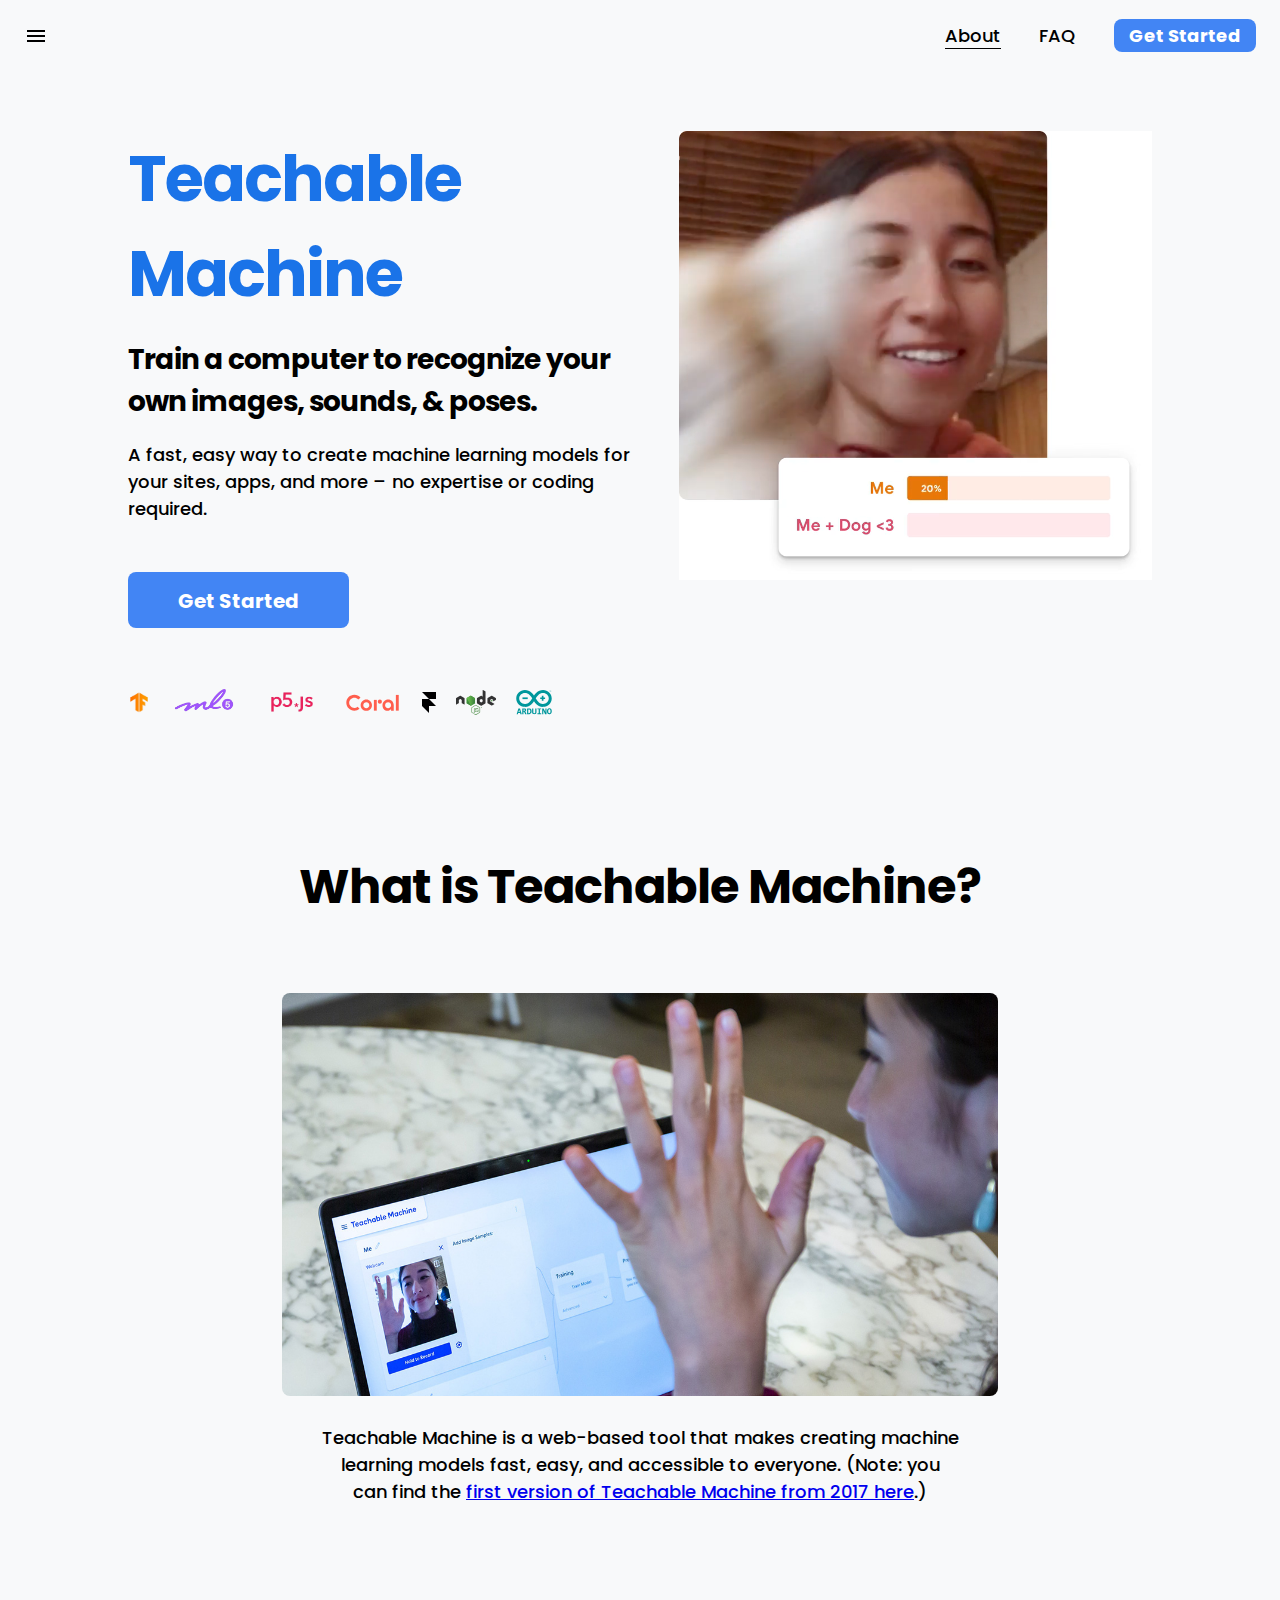
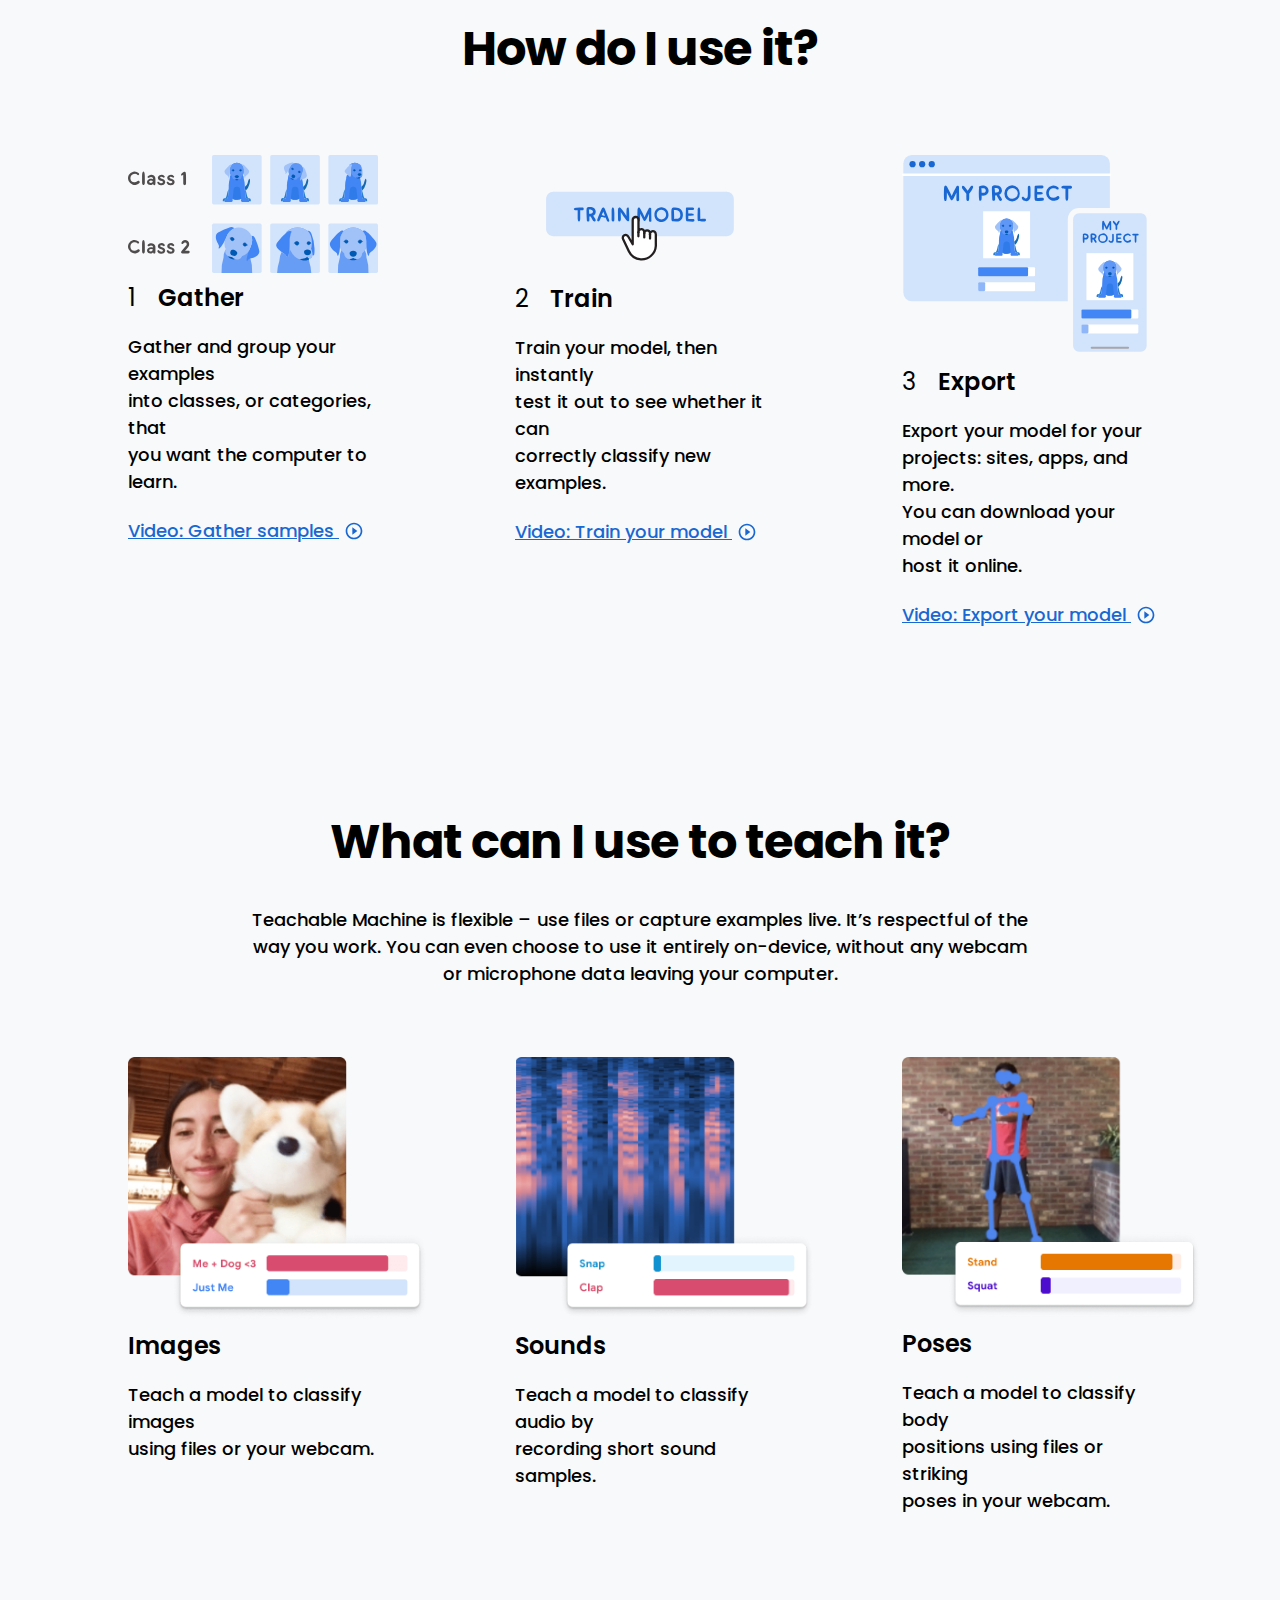
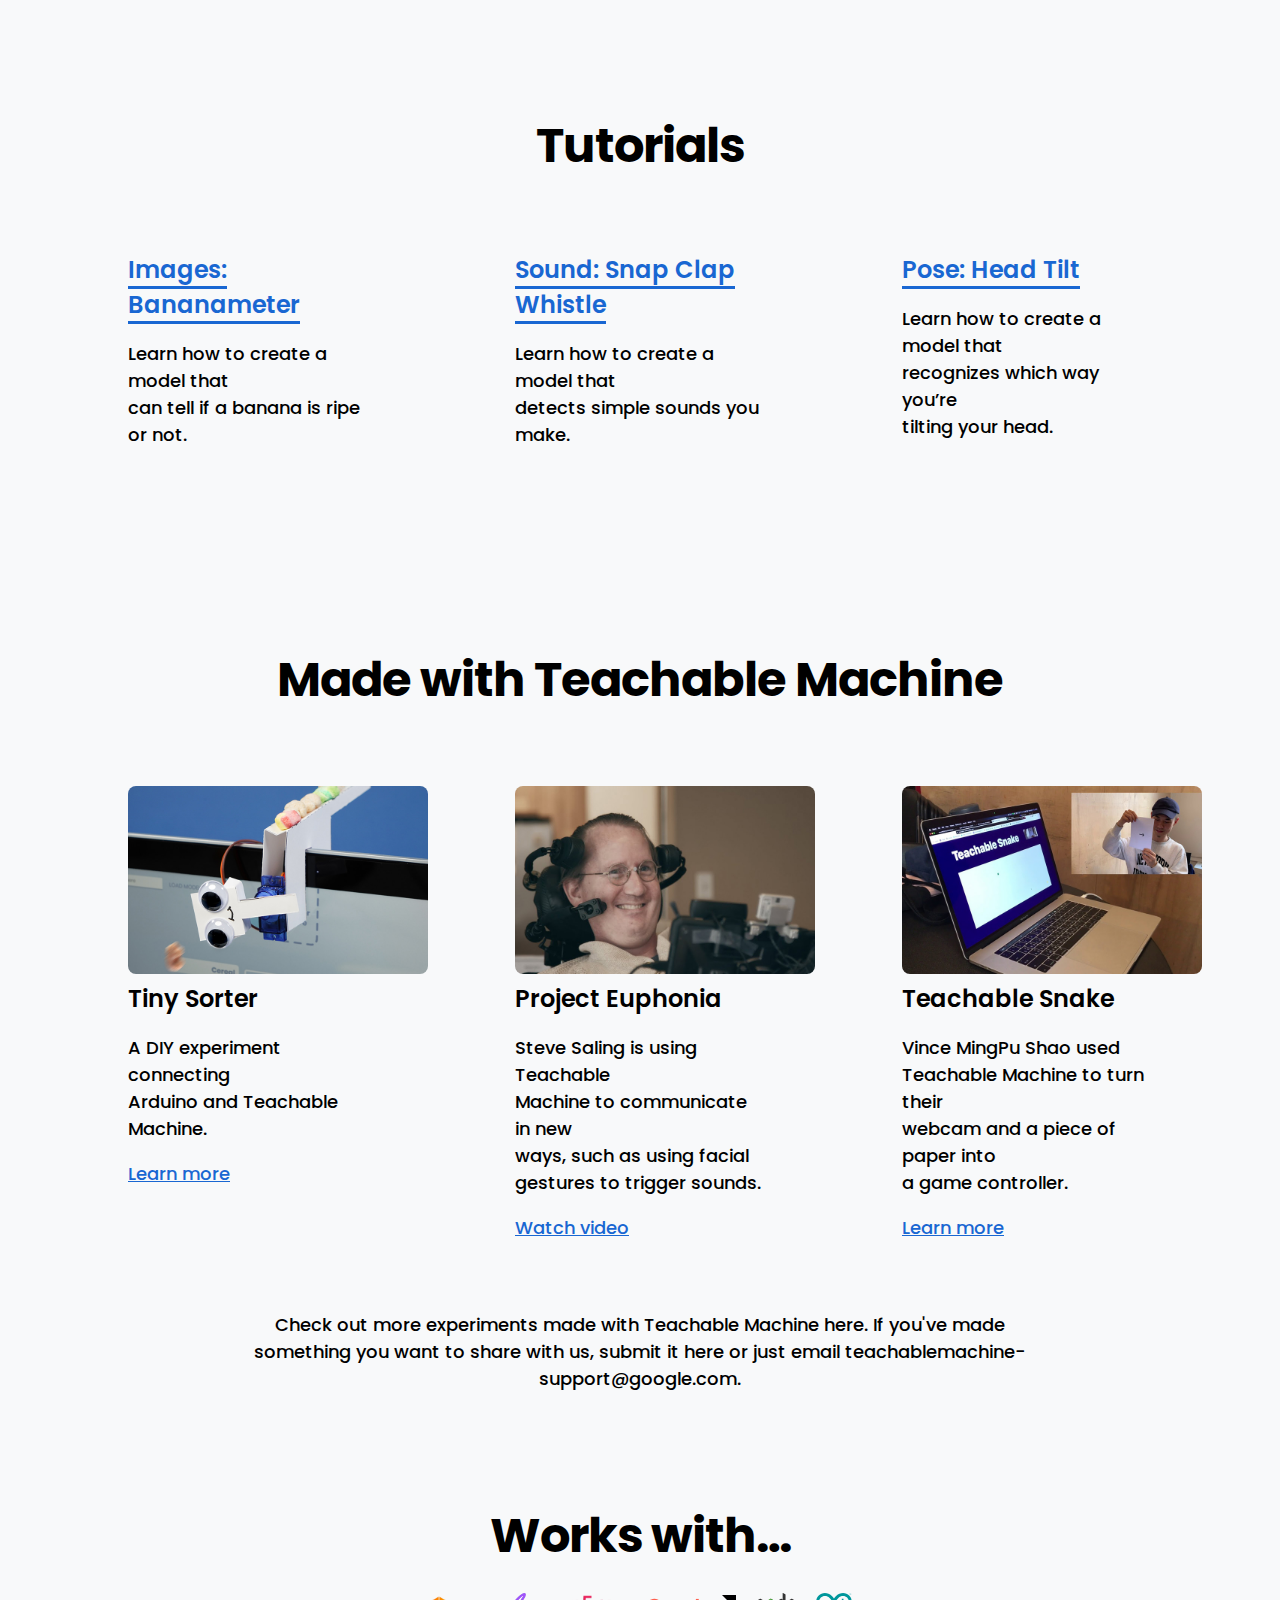
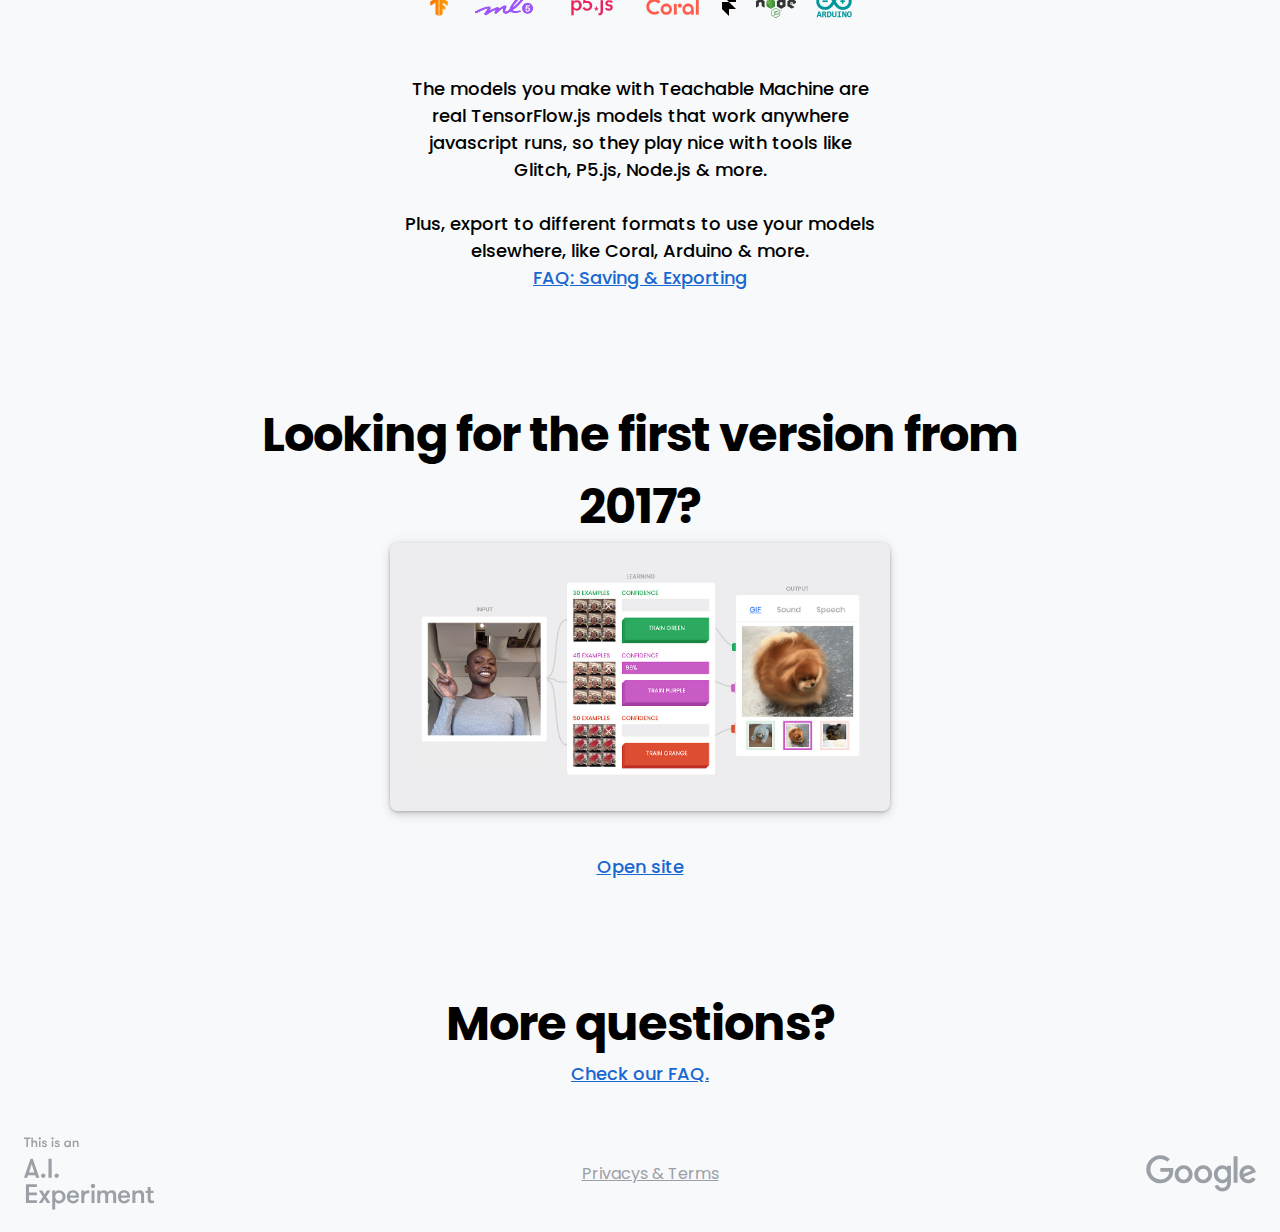
<file: index.html>
<!DOCTYPE html>
<html lang="en">

<head>
    <meta charset="UTF-8">
    <meta name="viewport" content="width=device-width, initial-scale=1.0">
    <title>Teachable Machine</title>
    <link rel="stylesheet" href="./folder/style.css">
</head>

<body>

    <!-- navbar section -->
    <header>
        <svg id="hamburger-menu-icon" width="24" height="24" viewBox="0 0 24 24" fill="none"
            xmlns="http://www.w3.org/2000/svg">
            <path fill-rule="evenodd" clip-rule="evenodd" d="M3 8V6H21V8H3ZM3 13H21V11H3V13ZM3 18H21V16H3V18Z"
                fill="black"></path>
        </svg>
        <nav>
            <ul>
                <li><a href="/" class="active">About</a></li>
                <li><a href="/">FAQ</a></li>
                <li><a href="./folder/train.html" class="btn">Get Started</a></li>
            </ul>
        </nav>
    </header>

    <!-- hero section -->
    <main class="container">
        <div class="hero-container">
            <div class="hero-content">
                <h1 class="hero-h1">Teachable Machine</h1>
                <h2 class="hero-h2">Train a computer to recognize your<br> own images, sounds, & poses.</h2>

                <p class="hero-p">A fast, easy way to create machine learning models for<br> your sites, apps, and more
                    – no expertise or
                    coding<br> required.</p>
                <button class="hero-btn" onclick="window.location.href='./folder/train.html'">Get Started</button>
                <div class="icon-holder">
                    <a href="">
                        <img src="./images/tensorFlow.png" alt="tensorFlow" width="22">
                    </a>

                    <a href="">
                        <img src="./images/ml5.png" alt="ml5" width="68">
                    </a>

                    <a href="">
                        <img src="./images/p5js.png" alt="p5js" width="68">
                    </a>

                    <a href="">
                        <img src="./images/coral.svg" alt="coral">
                    </a>

                    <a href="">
                        <img src="./images/arrow.svg" alt="arrow">
                    </a>

                    <a href="">
                        <img src="./images/node.svg" alt="node">
                    </a>


                    <a href="">
                        <img src="./images/aurdiono.svg" alt="aurdiono">
                    </a>
                </div>
            </div>
            <div class="hero-video">
                <video src="./video/prediction.mp4" loop autoplay muted></video>
            </div>
        </div>
    </main>

    <!--create section what is teachable  -->

    <section class="container section-container">
        <h2 class="section-h2">What is Teachable Machine?</h2>
        <div class="section-image">
            <img src="./images/poster.jpg" alt="">
        </div>
        <p class="section-p">
            Teachable Machine is a web-based tool that makes creating machine<br> learning models fast, easy, and
            accessible to everyone. (Note: you<br> can find the <a href="/">first version of Teachable Machine from 2017
                here</a>.)
        </p>
    </section>

    <!-- create section How do I use it? -->
    <section class="container section-container">
        <h2 class="section-h2">How do I use it?</h2>
        <div class="card-container">
            <div class="card">
                <img src="./images/collect.svg" alt="">
                <h3 class="card-h3">
                    <span class="card-span">1</span>
                    Gather
                </h3>
                <p class="card-p">
                    Gather and group your examples<br>
                    into classes, or categories, that<br>
                    you want the computer to learn.
                </p>
                <a href="/" class="card-a">
                    Video: Gather samples
                    <svg width="24" height="24" viewBox="0 0 24 24" fill="none" xmlns="http://www.w3.org/2000/svg">
                        <title>play icon</title>
                        <path fill-rule="evenodd" clip-rule="evenodd"
                            d="M12 2C6.48 2 2 6.48 2 12C2 17.52 6.48 22 12 22C17.52 22 22 17.52 22 12C22 6.48 17.52 2 12 2ZM10 16.5L16 12L10 7.5V16.5ZM4 12C4 16.41 7.59 20 12 20C16.41 20 20 16.41 20 12C20 7.59 16.41 4 12 4C7.59 4 4 7.59 4 12Z"
                            fill="#1967D2"></path>
                    </svg>
                </a>
            </div>

            <div class="card">
                <img src="./images/train.svg" alt="">
                <h3 class="card-h3">
                    <span class="card-span">2</span>
                    Train
                </h3>
                <p class="card-p">
                    Train your model, then instantly<br> test it out to see whether it can<br> correctly classify new
                    examples.
                </p>
                <a href="/" class="card-a">
                    Video: Train your model
                    <svg width="24" height="24" viewBox="0 0 24 24" fill="none" xmlns="http://www.w3.org/2000/svg">
                        <title>play icon</title>
                        <path fill-rule="evenodd" clip-rule="evenodd"
                            d="M12 2C6.48 2 2 6.48 2 12C2 17.52 6.48 22 12 22C17.52 22 22 17.52 22 12C22 6.48 17.52 2 12 2ZM10 16.5L16 12L10 7.5V16.5ZM4 12C4 16.41 7.59 20 12 20C16.41 20 20 16.41 20 12C20 7.59 16.41 4 12 4C7.59 4 4 7.59 4 12Z"
                            fill="#1967D2"></path>
                    </svg>
                </a>
            </div>

            <div class="card">
                <img src="./images/export.svg" alt="">
                <h3 class="card-h3">
                    <span class="card-span">3</span>
                    Export
                </h3>
                <p class="card-p">
                    Export your model for your<br> projects: sites, apps, and more.<br> You can download your model
                    or<br> host it online.
                </p>
                <a href="/" class="card-a">
                    Video: Export your model
                    <svg width="24" height="24" viewBox="0 0 24 24" fill="none" xmlns="http://www.w3.org/2000/svg">
                        <title>play icon</title>
                        <path fill-rule="evenodd" clip-rule="evenodd"
                            d="M12 2C6.48 2 2 6.48 2 12C2 17.52 6.48 22 12 22C17.52 22 22 17.52 22 12C22 6.48 17.52 2 12 2ZM10 16.5L16 12L10 7.5V16.5ZM4 12C4 16.41 7.59 20 12 20C16.41 20 20 16.41 20 12C20 7.59 16.41 4 12 4C7.59 4 4 7.59 4 12Z"
                            fill="#1967D2"></path>
                    </svg>
                </a>

            </div>

        </div>

    </section>

    <!-- create section What can I use to teach it? -->
    <section class="container section-container">
        <h2 class="section-h2">What can I use to teach it?</h2>
        <p class="section-p">
            Teachable Machine is flexible – use files or capture examples live. It’s respectful of the<br>
            way you work. You can even choose to use it entirely on-device, without any webcam<br>
            or microphone data leaving your computer.
        </p>
        <div class="card-container">
            <div class="card">
                <img src="./images/teach-images.png" width="300" alt="">
                <h3 class="card-h3">
                    Images
                </h3>
                <p class="card-p">
                    Teach a model to classify images<br>
                    using files or your webcam.
                </p>
            </div>

            <div class="card">
                <img src="./images/teach-sounds.png" width="300" alt="">
                <h3 class="card-h3">
                    Sounds
                </h3>
                <p class="card-p">
                    Teach a model to classify audio by<br>
                    recording short sound samples.
                </p>
            </div>

            <div class="card">
                <img src="./images/teach-poses.png" width="300" alt="">
                <h3 class="card-h3">
                    Poses
                </h3>
                <p class="card-p">
                    Teach a model to classify body<br>
                    positions using files or striking<br>
                    poses in your webcam.
                </p>
            </div>
        </div>
    </section>

    <!-- create section tutorial -->
    <section class="container section-container">
        <h2 class="section-h2">Tutorials</h2>
        <div class="card-container">
            <div class="card">
                <h3 class="card-h3">
                    <a>Images: Bananameter</a>
                </h3>
                <p class="card-p">
                    Learn how to create a model that<br>
                    can tell if a banana is ripe or not.
                </p>
            </div>

            <div class="card">
                <h3 class="card-h3">
                    <a>Sound: Snap Clap Whistle</a>
                </h3>
                <p class="card-p">
                    Learn how to create a model that<br>
                    detects simple sounds you make.
                </p>
            </div>

            <div class="card">
                <h3 class="card-h3">
                    <a>Pose: Head Tilt</a>
                </h3>
                <p class="card-p">
                    Learn how to create a model that<br>
                    recognizes which way you’re<br>
                    tilting your head.
                </p>
            </div>
        </div>
    </section>


    <!-- create section Made with Teachable Machine -->
    <section class="container section-container">
        <h2 class="section-h2">Made with Teachable Machine</h2>

        <div class="card-container">
            <div class="card">
                <img src="./images/sorter.jpg" style="border-radius: 8px;" width="300" alt="">
                <h3 class="card-h3">
                    Tiny Sorter
                </h3>
                <p class="card-p">
                    A DIY experiment connecting<br>
                    Arduino and Teachable Machine.
                </p>
                <a href="/" class="card-a">
                    Learn more
                </a>
            </div>

            <div class="card">
                <img src="./images/euphonia.jpg" style="border-radius: 8px;" width="300" alt="">
                <h3 class="card-h3">
                    Project Euphonia
                </h3>
                <p class="card-p">
                    Steve Saling is using Teachable<br> Machine to communicate in new<br> ways, such as using facial<br>
                    gestures to trigger sounds.
                </p>
                <a href="/" class="card-a">
                    Watch video
                </a>
            </div>


            <div class="card">
                <img src="./images/snake.jpg" style="border-radius: 8px;" width="300" alt="">
                <h3 class="card-h3">
                    Teachable Snake
                </h3>
                <p class="card-p">
                    Vince MingPu Shao used<br>
                    Teachable Machine to turn their<br> webcam and a piece of paper into<br> a game controller.
                </p>
                <a href="/" class="card-a">
                    Learn more
                </a>
            </div>


        </div>

        <p class="section-p">
            Check out more experiments made with Teachable Machine here. If you've made<br>
            something you want to share with us, submit it here or just email teachablemachine-<br>
            support@google.com.
        </p>
    </section>

    <!-- create section Works with… -->
    <section class="container section-container">
        <h2 class="section-h2">Works with…</h2>
        <div class="icon-holder-1">
            <a href="">
                <img src="./images/tensorFlow.png" alt="tensorFlow" width="22">
            </a>

            <a href="">
                <img src="./images/ml5.png" alt="ml5" width="68">
            </a>

            <a href="">
                <img src="./images/p5js.png" alt="p5js" width="68">
            </a>

            <a href="">
                <img src="./images/coral.svg" alt="coral">
            </a>

            <a href="">
                <img src="./images/arrow.svg" alt="arrow">
            </a>

            <a href="">
                <img src="./images/node.svg" alt="node">
            </a>


            <a href="">
                <img src="./images/aurdiono.svg" alt="aurdiono">
            </a>
        </div>
        <p class="section-p">
            The models you make with Teachable Machine are<br>
            real TensorFlow.js models that work anywhere<br>
            javascript runs, so they play nice with tools like<br>
            Glitch, P5.js, Node.js & more.<br><br>
            Plus, export to different formats to use your models<br>
            elsewhere, like Coral, Arduino & more.
        </p>
        <div style="text-align: center;">
            <a href="/" class="card-a">
                FAQ: Saving & Exporting
            </a>
        </div>
    </section>

    <!-- create section first version from 2017? -->
    <section class="container section-container">
        <h2 class="section-h2">Looking for the first version from<br>2017?</h2>
        <div style="text-align: center;">
            <img src="./images/2017-version.jpg" class="img-2017" alt="">
        </div>
        <div style="text-align: center;">
            <a href="/" class="card-a">
                Open site
            </a>
        </div>
    </section>

    <!-- create section More questions? -->
    <section class="container section-container">
        <h2 class="section-h2">More questions?</h2>
        <div style="text-align: center;">
            <a href="/" class="card-a">
                Check our FAQ.
            </a>
        </div>
    </section>

    <!-- footer section -->
    <footer>
        <img src="./images/ai.svg" width="130" alt="">
        <a href="">Privacys & Terms</a>
        <img src="./images/google.svg" width="110" alt="">
    </footer>


</body>

</html>
</file>
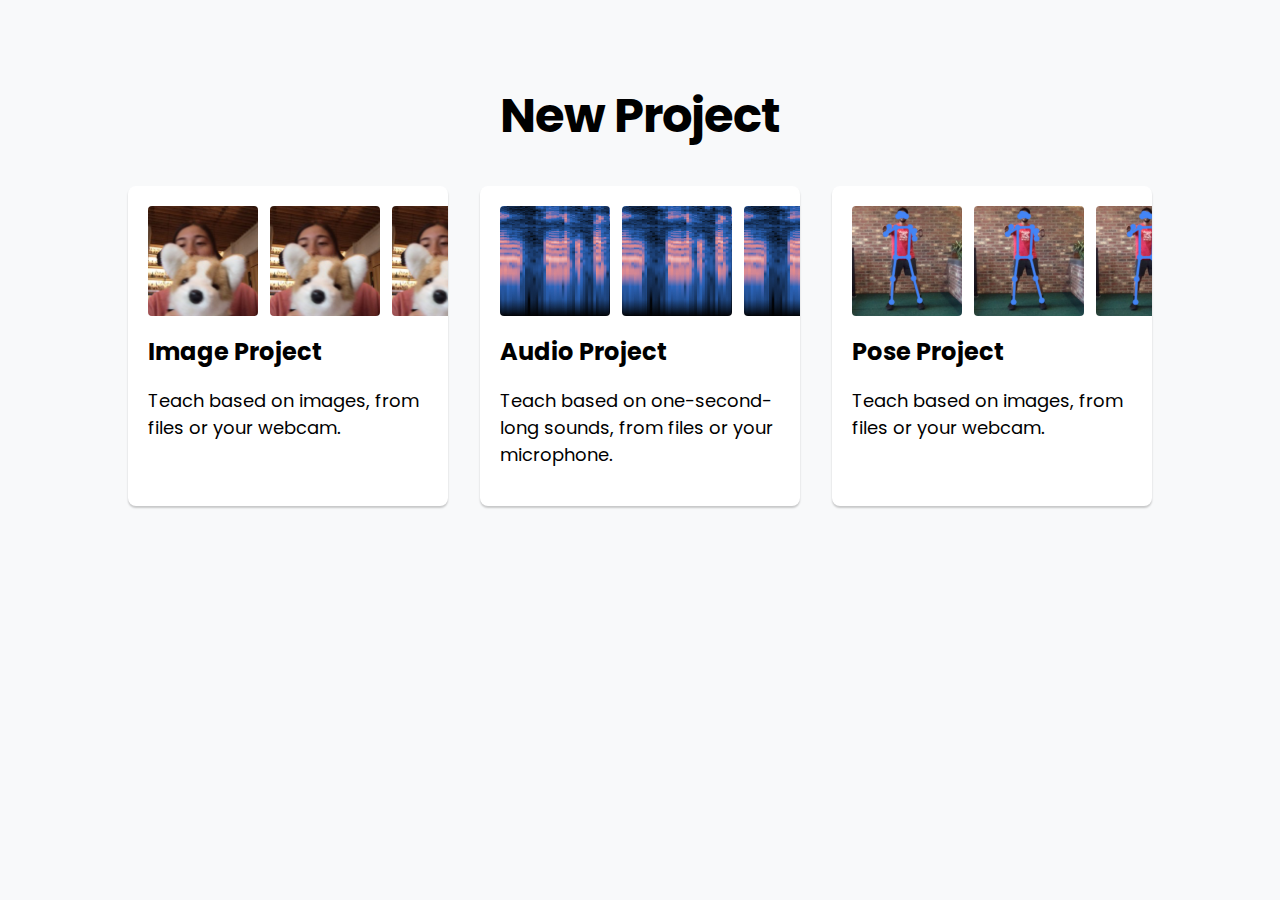
<file: folder/train.html>
<!DOCTYPE html>
<html lang="en">

<head>
    <meta charset="UTF-8">
    <meta name="viewport" content="width=device-width, initial-scale=1.0">
    <title>Teachable Machine</title>
    <link rel="stylesheet" href="./style.css">
    <style>
        .train-card-container {
            margin-top: 34px;
            display: flex;
            justify-content: space-between;

        }

        .train-card {
            width: 320px;
            min-height: 320px;
            box-sizing: border-box;
            padding: 20px;
            background-color: white;
            border-radius: 8px;
            overflow-x: hidden;
            box-shadow: 0px 2px 2px rgba(0, 0, 0, 0.20);
            cursor: pointer;
        }

        .train-card .img-div {
            display: flex;
        }

        .train-card img {
            width: 110px;
            border-radius: 4px;
            margin: 0 12px 0 0;
        }

        .train-card-h3 {
            font-size: 24px;
            margin-top: 18px;
        }

        .train-card-p {
            font-size: 18px;
            font-weight: 400;
            margin-top: 18px;
        }

        @media screen and (max-width: 1250px) {
            .train-card-container {
                flex-direction: column;
                align-items: center;
                gap: 34px;
            }
        }

        @media screen and (max-width: 320px) {
            .train-card {
                width: 280px;
            }
        }
    </style>
</head>

<body>
    <section class="container section-container">
        <h2 class="section-h2">New Project</h2>
        <div class="train-card-container">

            <div class="train-card"  onclick="window.location.href='./images.html'">
                <div class="img-div">
                    <img src="../images/sample2.jpg" alt="">
                    <img src="../images/sample2.jpg" alt="">
                    <img src="../images/sample2.jpg" alt="">
                </div>
                <h3 class="train-card-h3">Image Project</h3>
                <p class="train-card-p">Teach based on images, from files or your webcam.</p>
            </div>

            <div class="train-card"  onclick="window.location.href='./audio.html'">
                <div class="img-div">
                    <img src="../images/sample2 (1).jpg" alt="">
                    <img src="../images/sample2 (1).jpg" alt="">
                    <img src="../images/sample2 (1).jpg" alt="">
                </div>
                <h3 class="train-card-h3">Audio Project</h3>
                <p class="train-card-p">Teach based on one-second-long sounds, from files or your microphone.</p>
            </div>

            <div class="train-card" onclick="window.location.href='./pose.html'">
                <div class="img-div">
                    <img src="../images/sample2 (2).jpg" alt="">
                    <img src="../images/sample2 (2).jpg" alt="">
                    <img src="../images/sample2 (2).jpg" alt="">
                </div>
                <h3 class="train-card-h3">Pose Project</h3>
                <p class="train-card-p">Teach based on images, from files or your webcam.</p>
            </div>
        </div>
    </section>
</body>

</html>
</file>
<file: folder/style.css>
@import url('https://fonts.googleapis.com/css2?family=Poppins:wght@300;400;500;600&display=swap');

* {
    margin: 0;
    padding: 0;
    font-family: 'Poppins', sans-serif;
}


body {
    background-color: #F8F9FA;
}

header {
    /* border: 1px solid black; */
    padding: 22px 24px;
    display: flex;
    align-items: center;
    justify-content: space-between;
}

ul {
    display: flex;
    gap: 38px;
}

ul li {
    list-style: none;

}

ul li a {
    font-size: 18px;
    text-decoration: none;
    font-weight: 500;
    color: black;
}

.active {
    border-bottom: 1px solid black;
}

ul li a.btn {
    background-color: #4285F4;
    color: #fff;
    padding: 4px 15px;
    border-radius: 8px;
    font-weight: bold;
}

.container {
    /* border: 1px solid black; */
    width: 80vw;
    margin: auto;
    padding: 60px 0 28px 0;
}

.hero-container {
    display: flex;
    gap: 10px;
}

.hero-content {
    flex: 1.7;
}

.hero-video {
    flex: 1;
}

.hero-content .hero-h1 {
    font-size: 64px;
    color: #1A73E8;
    font-weight: bold;
    letter-spacing: -2px;
}

.hero-content .hero-h2 {
    margin: 18px 0;
    font-size: 28px;
    letter-spacing: -1px;
}

.hero-content .hero-p {
    font-size: 18px;
    font-weight: 500;
}

.hero-content .hero-btn {
    background: #4285F4;
    color: #fff;
    border-radius: 8px;
    font-size: 20px;
    padding: 14px 50px 12px;
    border: none;
    font-weight: bold;
    margin-top: 50px;
    margin-bottom: 40px;

}
.hero-btn{
    background: #4285F4;
    color: #fff;
    border-radius: 8px;
    font-size: 20px;
    padding: 14px 50px 12px;
    border: none;
    font-weight: bold;
    margin-top: 50px;
    margin-bottom: 40px;
    cursor: pointer;
}

.hero-video {
    display: flex;
    align-items: center;
}

.hero-video video {
    width: 100%;
}

.icon-holder {
    display: flex;
    flex-wrap: wrap;
    align-items: center;
    gap: 20px;
}

.icon-holder-1 {
    display: flex;
    flex-wrap: wrap;
    align-items: center;
    justify-content: center;
    gap: 20px;
}


.section-container .section-h2 {
    font-size: 48px;
    text-align: center;
    font-weight: bold;
    letter-spacing: -1px;
    margin-top: 20px;
}

.section-container .section-image {
    margin-top: 70px;
    display: flex;
    justify-content: center;
}

.section-container .section-image img {
    width: 70%;
    border-radius: 8px;
}

.section-container .section-p {
    font-size: 18px;
    font-weight: 500;
    text-align: center;
    margin-top: 28px;
}

.card-container {
    display: flex;
    justify-content: space-between;
    margin: 70px 0;
}

.card-container .card-h3 {
    font-size: 24px;
    margin-bottom: 18px;
    font-weight: 600;
}

.card-container .card-h3 a {
    color: #1967D2;
    border-bottom: 3px solid #1967D2;
    text-decoration: none;
}

.card-container .card-h3 .card-span {
    margin-right: 16px;
    font-weight: normal;
}

.card-container .card-p {
    font-size: 18px;
    font-weight: 500;
    margin-bottom: 18px;
}

.card-container .card-a {
    color: #1967D2;
    font-size: 18px;
    text-decoration: underline;
    border: none;
    font-weight: 500;
}

.card-a {
    color: #1967D2;
    font-size: 18px;
    text-decoration: underline;
    border: none;
    font-weight: 500;
}

.card-container .card-a svg {
    position: relative;
    top: 6px;
    left: 5px;
    width: 20px
}

.img-2017 {
    max-width: 500px;
    border-radius: 8px;
    margin-bottom: 35px;
    box-shadow:
        0px -3px 11px rgba(128, 134, 139, 0.09),
        0px 6px 11px rgba(128, 134, 139, 0.06),
        0px 1px 3px rgba(60, 64, 67, 0.3),
        0px 4px 8px rgba(60, 64, 67, 0.15);
}

footer {
    /* border: 1px solid black; */
    padding: 22px 24px;
    display: flex;
    align-items: center;
    justify-content: space-between;
}

footer a {
    color: #9AA0A6;
    text-decoration: underline;
}

.card {
    /* max-width: 300px; */
}

.card img {
    /* height: 200px; */
    /* width: 100%; */
}

@media screen and (max-width: 425px) {
    ul {
        gap: 24px;
    }
}

@media screen and (max-width: 1290px) {
    .hero-content {
        flex: 1.6;
    }

    .hero-video {
        flex: 1.4;
    }

    .hero-video {
        display: flex;
        align-items: flex-start;
    }

    .card {
        max-width: 250px;
    }


}

@media screen and (max-width: 950px) {
    .hero-container {
        flex-direction: column;
    }

    .hero-content {
        order: 2;
    }

    .hero-video {
        order: 1;
        flex-direction: column;
        align-items: center;
    }

    .hero-video video {
        width: 70%;
    }

    .hero-content .hero-h1 {
        font-size: 42px;
    }

    .hero-content .hero-h2 {
        font-size: 24px;
    }

    .hero-content .hero-p {
        font-size: 16px;
    }

    .card-container {
        display: flex;
        flex-direction: column;
        align-items: center;
        gap: 30px;
    }

    .card {
        max-width: none;
    }

    .section-container .section-h2 {
        font-size: 30px;
    }

    .section-container .section-p {
        font-size: 16px;
    }

    .card-container .card-h3 {
        font-size: 20px;
    }

    .card-container .card-p {
        font-size: 16px;
    }
}

@media screen and (max-width: 425px) {
    .img-2017 {
        width: 100%;
    }

    footer img:nth-child(1) {
        width: 70px;
    }
}
</file>
